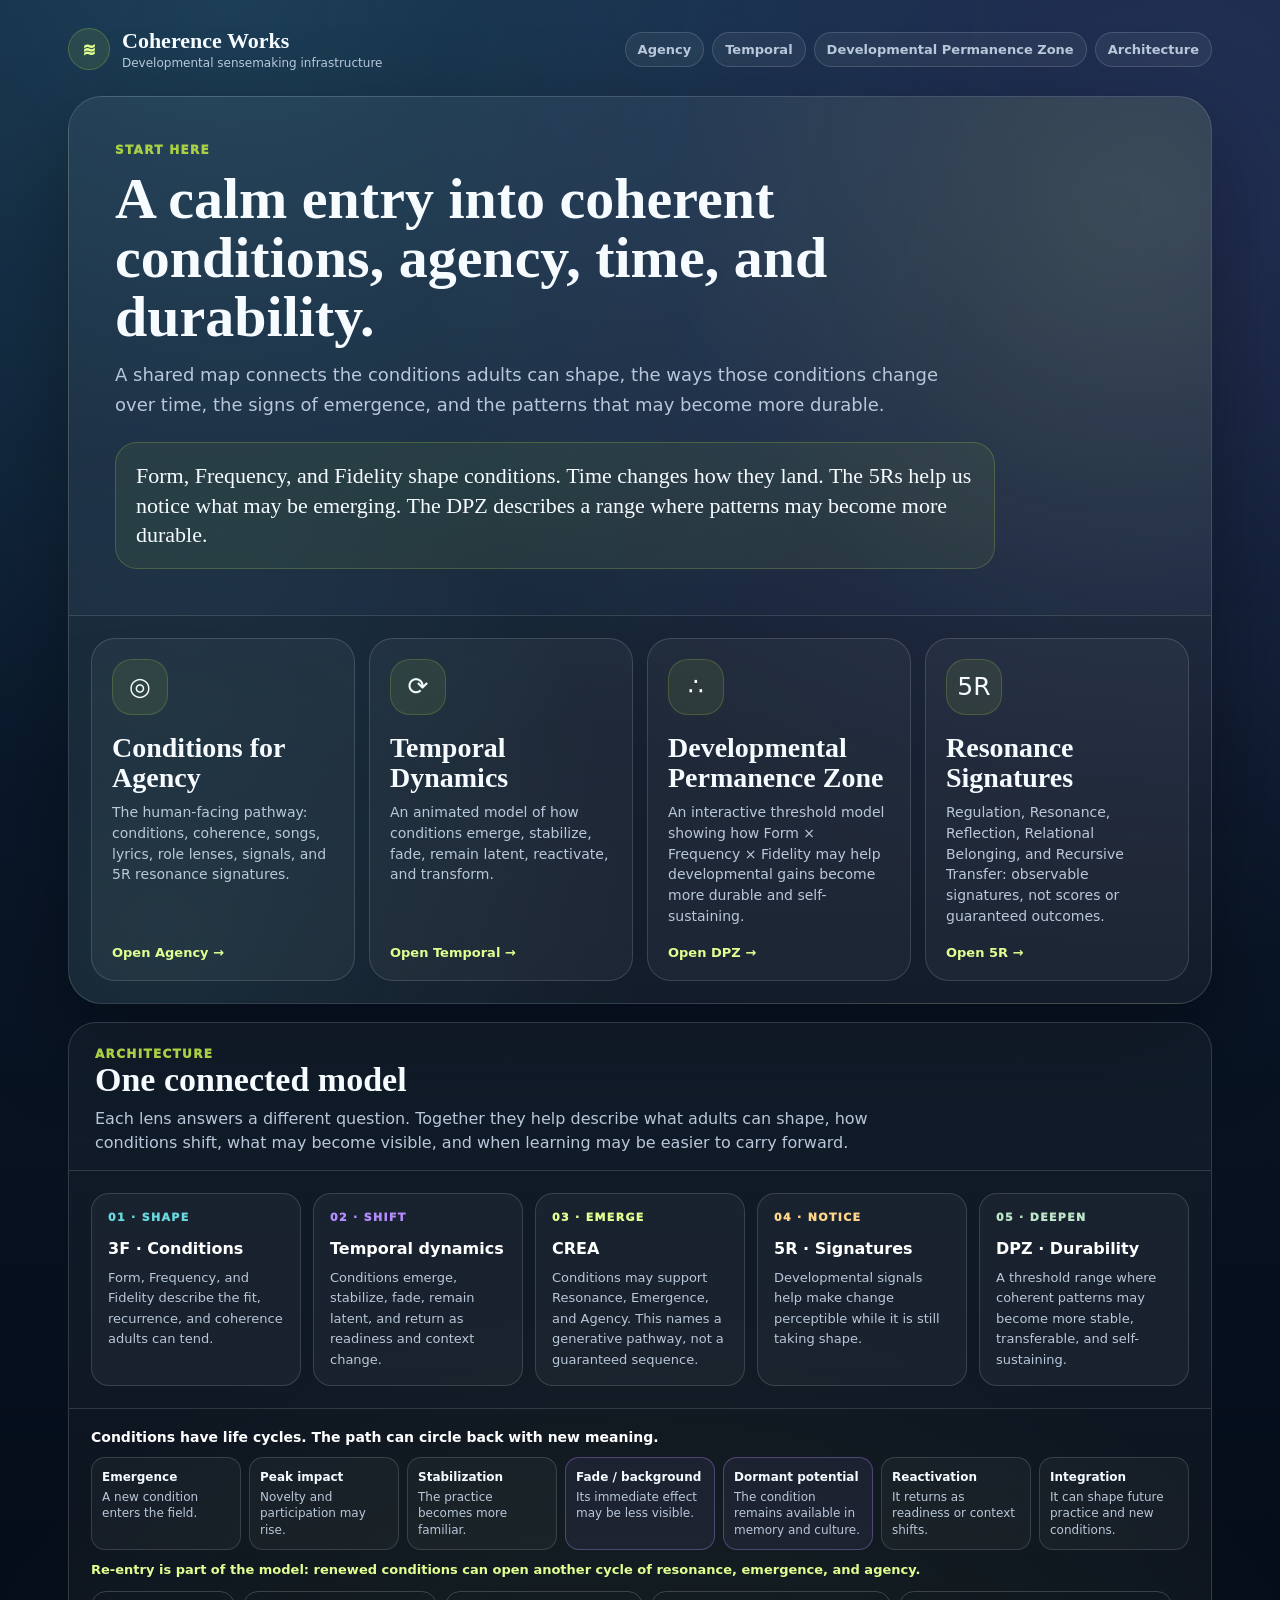
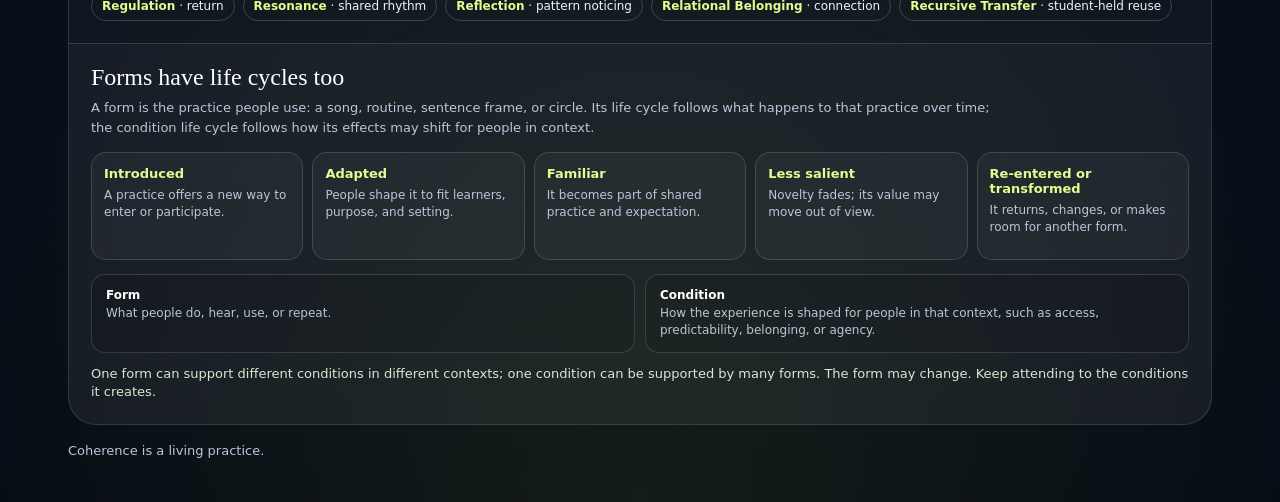
<file: index.html>
<!doctype html>
<html lang="en">
<head>
<meta charset="utf-8">
<!-- This site is hosted on Netlify. Anyone can build and deploy a site
     like this one for free: https://netlify.new/?utm_campaign=loops&utm_source=ai-legible&utm_medium=owned&utm_content=comment&utm_id=705fbcf9-451f-429d-b04a-a07e4af1a8f9
     Netlify hosting facts for this site: static/SSR served via Netlify Edge. -->
<meta name="viewport" content="width=device-width, initial-scale=1">
<title>Coherence Works · Developmental Sensemaking Hub</title>
<style>
:root{
 --line:rgba(255,255,255,.14);
 --text:#f6fbff;
 --muted:#b8c7d9;
 --green:#a8cf45;
 --cyan:#69d7dd;
 --purple:#b48cff;
}
*{box-sizing:border-box}
html,body{
 margin:0;
 min-height:100%;
 background:
  radial-gradient(circle at 18% 0%, rgba(105,215,221,.14), transparent 34%),
  radial-gradient(circle at 92% 10%, rgba(180,140,255,.12), transparent 34%),
  radial-gradient(circle at bottom, rgba(168,207,69,.10), transparent 38%),
  linear-gradient(180deg,#102540 0%,#07111f 56%,#030814 100%);
 color:var(--text);
 font-family:Inter,system-ui,-apple-system,BlinkMacSystemFont,"Segoe UI",sans-serif;
}
.wrap{max-width:1180px;margin:0 auto;padding:28px 18px 44px}
header{display:flex;justify-content:space-between;align-items:center;gap:16px;margin-bottom:26px}
.brand{display:flex;gap:12px;align-items:center}
.mark{width:42px;height:42px;border-radius:50%;display:grid;place-items:center;background:rgba(168,207,69,.12);border:1px solid rgba(168,207,69,.28);color:#dfff91;font-weight:950}
.brand strong{display:block;font-family:Georgia,serif;font-size:22px}
.brand span{display:block;color:var(--muted);font-size:12px;margin-top:2px}
nav{display:flex;gap:8px;flex-wrap:wrap}
nav a{
 text-decoration:none;border:1px solid var(--line);background:rgba(255,255,255,.055);
 color:var(--muted);border-radius:999px;padding:9px 12px;font-weight:850;font-size:13px
}
nav a:hover{color:white;background:rgba(255,255,255,.10)}
.hero{
 border:1px solid var(--line);border-radius:34px;
 background:
  radial-gradient(circle at 92% 12%, rgba(168,207,69,.12), transparent 34%),
  radial-gradient(circle at 8% 92%, rgba(105,215,221,.10), transparent 36%),
  rgba(255,255,255,.052);
 box-shadow:0 34px 95px rgba(0,0,0,.34);overflow:hidden
}
.hero-inner{padding:46px}
.kicker{color:var(--green);text-transform:uppercase;letter-spacing:.11em;font-weight:950;font-size:12px}
h1{font-family:Georgia,serif;font-size:58px;line-height:1.02;margin:12px 0 14px;max-width:880px}
.lead{color:var(--muted);font-size:18px;line-height:1.65;max-width:850px;margin:0}
.anchor{
 margin-top:22px;padding:18px 20px;border-radius:22px;border:1px solid rgba(168,207,69,.25);
 background:rgba(168,207,69,.08);font-family:Georgia,serif;font-size:22px;line-height:1.35;max-width:880px
}
.map{display:grid;grid-template-columns:repeat(4,1fr);gap:14px;padding:22px;border-top:1px solid var(--line);background:rgba(0,0,0,.10)}
.card{
 min-height:250px;display:flex;flex-direction:column;justify-content:space-between;text-decoration:none;color:inherit;
 border:1px solid var(--line);border-radius:24px;background:rgba(255,255,255,.045);padding:20px;
 transition:transform .2s ease, background .2s ease, border-color .2s ease, box-shadow .2s ease
}
.card:hover{transform:translateY(-4px);background:rgba(168,207,69,.07);border-color:rgba(168,207,69,.42);box-shadow:0 18px 46px rgba(0,0,0,.26)}
.icon{width:56px;height:56px;border-radius:20px;display:grid;place-items:center;font-size:25px;margin-bottom:18px;background:rgba(168,207,69,.10);border:1px solid rgba(168,207,69,.22)}
.card h2{font-family:Georgia,serif;font-size:28px;line-height:1.06;margin:0 0 10px}
.card p{color:var(--muted);line-height:1.48;margin:0;font-size:14px}
.card .open{margin-top:18px;color:#dfff91;font-weight:900;font-size:13px}
.section{margin-top:18px;border:1px solid var(--line);border-radius:28px;background:rgba(255,255,255,.04);overflow:hidden}
.section-head{padding:24px 26px 14px;border-bottom:1px solid var(--line)}
.section-head h2{font-family:Georgia,serif;font-size:34px;margin:0 0 8px}
.section-head p{margin:0;color:var(--muted);line-height:1.55;max-width:850px}
.flow{display:grid;grid-template-columns:repeat(4,1fr);gap:12px;padding:22px}
.flow{grid-template-columns:repeat(5,minmax(0,1fr));align-items:stretch}
.step{position:relative;border:1px solid var(--line);border-radius:18px;background:rgba(255,255,255,.04);padding:16px;min-height:174px}
.step .step-index{display:block;color:var(--cyan);font-size:11px;font-weight:950;letter-spacing:.12em;margin-bottom:13px}
.step strong{display:block;color:white;margin-bottom:8px;font-size:16px;line-height:1.25}
.step span{color:var(--muted);font-size:13px;line-height:1.42}
.step:nth-child(2) .step-index{color:var(--purple)}
.step:nth-child(3) .step-index{color:#dfff91}
.step:nth-child(4) .step-index{color:#ffd58a}
.step:nth-child(5) .step-index{color:#bde6c9}
.cycle-wrap{padding:20px 22px 22px;border-top:1px solid var(--line);background:rgba(0,0,0,.08)}
.cycle-title{font-weight:900;color:white;margin:0 0 12px;font-size:14px}
.cycle{list-style:none;margin:0;padding:0;display:grid;grid-template-columns:repeat(7,minmax(0,1fr));gap:8px}
.cycle li{border:1px solid var(--line);border-radius:14px;background:rgba(255,255,255,.035);padding:11px 10px;color:var(--muted);font-size:12px;line-height:1.35}
.cycle li strong{display:block;color:var(--text);font-size:12px;margin-bottom:4px}
.cycle li:nth-child(4),.cycle li:nth-child(5){border-color:rgba(180,140,255,.34);background:rgba(180,140,255,.07)}
.cycle-return{margin:12px 0 0;color:#dfff91;font-size:13px;font-weight:800}
.five-r-list{display:flex;flex-wrap:wrap;gap:8px;margin-top:14px}
.five-r-list span{border:1px solid rgba(255,255,255,.18);border-radius:999px;padding:7px 10px;color:#edf7fa;font-size:12px}
.five-r-list b{color:#dfff91}
.form-cycle-wrap{padding:20px 22px 22px;border-top:1px solid var(--line);background:rgba(255,255,255,.025)}
.form-cycle-wrap h3{font:24px/1.15 Georgia,serif;margin:0 0 7px;color:white}
.form-cycle-intro{color:var(--muted);font-size:13px;line-height:1.5;max-width:900px;margin:0 0 15px}
.form-cycle{list-style:none;margin:0;padding:0;display:grid;grid-template-columns:repeat(5,minmax(0,1fr));gap:9px}
.form-cycle li{border:1px solid var(--line);border-radius:15px;background:rgba(255,255,255,.04);padding:13px 12px;min-height:108px}
.form-cycle li strong{display:block;color:#dfff91;font-size:13px;margin-bottom:6px}
.form-cycle li span{display:block;color:var(--muted);font-size:12px;line-height:1.4}
.form-distinction{display:grid;grid-template-columns:1fr 1fr;gap:10px;margin-top:14px}
.form-distinction p{margin:0;padding:12px 14px;border:1px solid var(--line);border-radius:14px;background:rgba(0,0,0,.10);color:var(--muted);font-size:12px;line-height:1.45}
.form-distinction strong{color:#fff}
.form-cycle-note{margin:12px 0 0;color:#d8e8d0;font-size:13px;line-height:1.45}
.model-nav{display:flex;flex-wrap:wrap;gap:8px;padding:10px 12px;margin:0 0 14px;border:1px solid #dfe7e8;border-radius:16px;background:rgba(255,255,255,.86);font:800 13px/1.3 system-ui,sans-serif}
.model-nav a{color:#102a55;text-decoration:none;padding:5px 8px;border-radius:999px}
.model-nav a:hover{background:#edf6f0;text-decoration:underline}
.footer{margin-top:18px;color:var(--muted);display:flex;justify-content:space-between;gap:14px;flex-wrap:wrap;font-size:13px}
@media(max-width:1000px){
 header{align-items:flex-start;flex-direction:column}
 h1{font-size:42px}
 .hero-inner{padding:30px}
 .map{grid-template-columns:1fr}
 .flow,.cycle,.form-cycle{grid-template-columns:repeat(2,minmax(0,1fr))}
 .form-distinction{grid-template-columns:1fr}
 .card{min-height:auto}
}
@media(max-width:620px){.flow,.cycle,.form-cycle{grid-template-columns:1fr}.step{min-height:0}}
</style>
</head>
<body>
<div class="wrap">
 <header>
  <div class="brand">
   <div class="mark">≋</div>
   <div>
    <strong>Coherence Works</strong>
    <span>Developmental sensemaking infrastructure</span>
   </div>
  </div>
  <nav>
   <a href='/agency'>Agency</a>
   <a href='/temporal'>Temporal</a>
   <a href='/dpz'>Developmental Permanence Zone</a>
   <a href="#architecture">Architecture</a>
  </nav>
 </header>

 <main class="hero">
  <div class="hero-inner">
   <div class="kicker">Start here</div>
   <h1>A calm entry into coherent conditions, agency, time, and durability.</h1>
   <p class="lead">
     A shared map connects the conditions adults can shape, the ways those conditions change over time, the signs of emergence, and the patterns that may become more durable.
   </p>
   <div class="anchor">
    Form, Frequency, and Fidelity shape conditions. Time changes how they land. The 5Rs help us notice what may be emerging. The DPZ describes a range where patterns may become more durable.
   </div>
  </div>

  <div class="map">
   <a class='card' href='/agency'>
    <div>
     <div class="icon">◎</div>
     <h2>Conditions for Agency</h2>
     <p>The human-facing pathway: conditions, coherence, songs, lyrics, role lenses, signals, and 5R resonance signatures.</p>
    </div>
    <div class="open">Open Agency →</div>
   </a>

   <a class='card' href='/temporal'>
    <div>
     <div class="icon">⟳</div>
     <h2>Temporal Dynamics</h2>
     <p>An animated model of how conditions emerge, stabilize, fade, remain latent, reactivate, and transform.</p>
    </div>
    <div class="open">Open Temporal →</div>
   </a>

   <a class='card' href='/dpz'>
    <div>
     <div class="icon">∴</div>
     <h2>Developmental Permanence Zone</h2>
     <p>An interactive threshold model showing how Form × Frequency × Fidelity may help developmental gains become more durable and self-sustaining.</p>
    </div>
    <div class="open">Open DPZ →</div>
   </a>

   <a class='card' href='/agency#fiveR'>
    <div>
     <div class="icon">5R</div>
     <h2>Resonance Signatures</h2>
     <p>Regulation, Resonance, Reflection, Relational Belonging, and Recursive Transfer: observable signatures, not scores or guaranteed outcomes.</p>
    </div>
    <div class="open">Open 5R →</div>
   </a>
  </div>
 </main>

 <section class="section" id="architecture">
  <div class="section-head">
   <div class="kicker">Architecture</div>
   <h2>One connected model</h2>
   <p>Each lens answers a different question. Together they help describe what adults can shape, how conditions shift, what may become visible, and when learning may be easier to carry forward.</p>
  </div>
  <div class="flow">
   <div class="step"><span class="step-index">01 · SHAPE</span><strong>3F · Conditions</strong><span>Form, Frequency, and Fidelity describe the fit, recurrence, and coherence adults can tend.</span></div>
   <div class="step"><span class="step-index">02 · SHIFT</span><strong>Temporal dynamics</strong><span>Conditions emerge, stabilize, fade, remain latent, and return as readiness and context change.</span></div>
   <div class="step"><span class="step-index">03 · EMERGE</span><strong>CREA</strong><span>Conditions may support Resonance, Emergence, and Agency. This names a generative pathway, not a guaranteed sequence.</span></div>
   <div class="step"><span class="step-index">04 · NOTICE</span><strong>5R · Signatures</strong><span>Developmental signals help make change perceptible while it is still taking shape.</span></div>
   <div class="step"><span class="step-index">05 · DEEPEN</span><strong>DPZ · Durability</strong><span>A threshold range where coherent patterns may become more stable, transferable, and self-sustaining.</span></div>
  </div>
  <div class="cycle-wrap">
   <p class="cycle-title">Conditions have life cycles. The path can circle back with new meaning.</p>
   <ol class="cycle" aria-label="A condition's life cycle over time">
    <li><strong>Emergence</strong>A new condition enters the field.</li>
    <li><strong>Peak impact</strong>Novelty and participation may rise.</li>
    <li><strong>Stabilization</strong>The practice becomes more familiar.</li>
    <li><strong>Fade / background</strong>Its immediate effect may be less visible.</li>
    <li><strong>Dormant potential</strong>The condition remains available in memory and culture.</li>
    <li><strong>Reactivation</strong>It returns as readiness or context shifts.</li>
    <li><strong>Integration</strong>It can shape future practice and new conditions.</li>
   </ol>
   <p class="cycle-return">Re-entry is part of the model: renewed conditions can open another cycle of resonance, emergence, and agency.</p>
   <div class="five-r-list" aria-label="Five resonance signatures"><span><b>Regulation</b> · return</span><span><b>Resonance</b> · shared rhythm</span><span><b>Reflection</b> · pattern noticing</span><span><b>Relational Belonging</b> · connection</span><span><b>Recursive Transfer</b> · student-held reuse</span></div>
  </div>
  <div class="form-cycle-wrap">
   <h3>Forms have life cycles too</h3>
   <p class="form-cycle-intro">A form is the practice people use: a song, routine, sentence frame, or circle. Its life cycle follows what happens to that practice over time; the condition life cycle follows how its effects may shift for people in context.</p>
   <ol class="form-cycle" aria-label="A form's life cycle">
    <li><strong>Introduced</strong><span>A practice offers a new way to enter or participate.</span></li>
    <li><strong>Adapted</strong><span>People shape it to fit learners, purpose, and setting.</span></li>
    <li><strong>Familiar</strong><span>It becomes part of shared practice and expectation.</span></li>
    <li><strong>Less salient</strong><span>Novelty fades; its value may move out of view.</span></li>
    <li><strong>Re-entered or transformed</strong><span>It returns, changes, or makes room for another form.</span></li>
   </ol>
   <div class="form-distinction">
    <p><strong>Form</strong><br>What people do, hear, use, or repeat.</p>
    <p><strong>Condition</strong><br>How the experience is shaped for people in that context, such as access, predictability, belonging, or agency.</p>
   </div>
   <p class="form-cycle-note">One form can support different conditions in different contexts; one condition can be supported by many forms. The form may change. Keep attending to the conditions it creates.</p>
  </div>
 </section>

 <div class="footer">
  <span>Coherence is a living practice.</span>
  <span></span>
 </div>
</div>
</body>
</html>
</file>
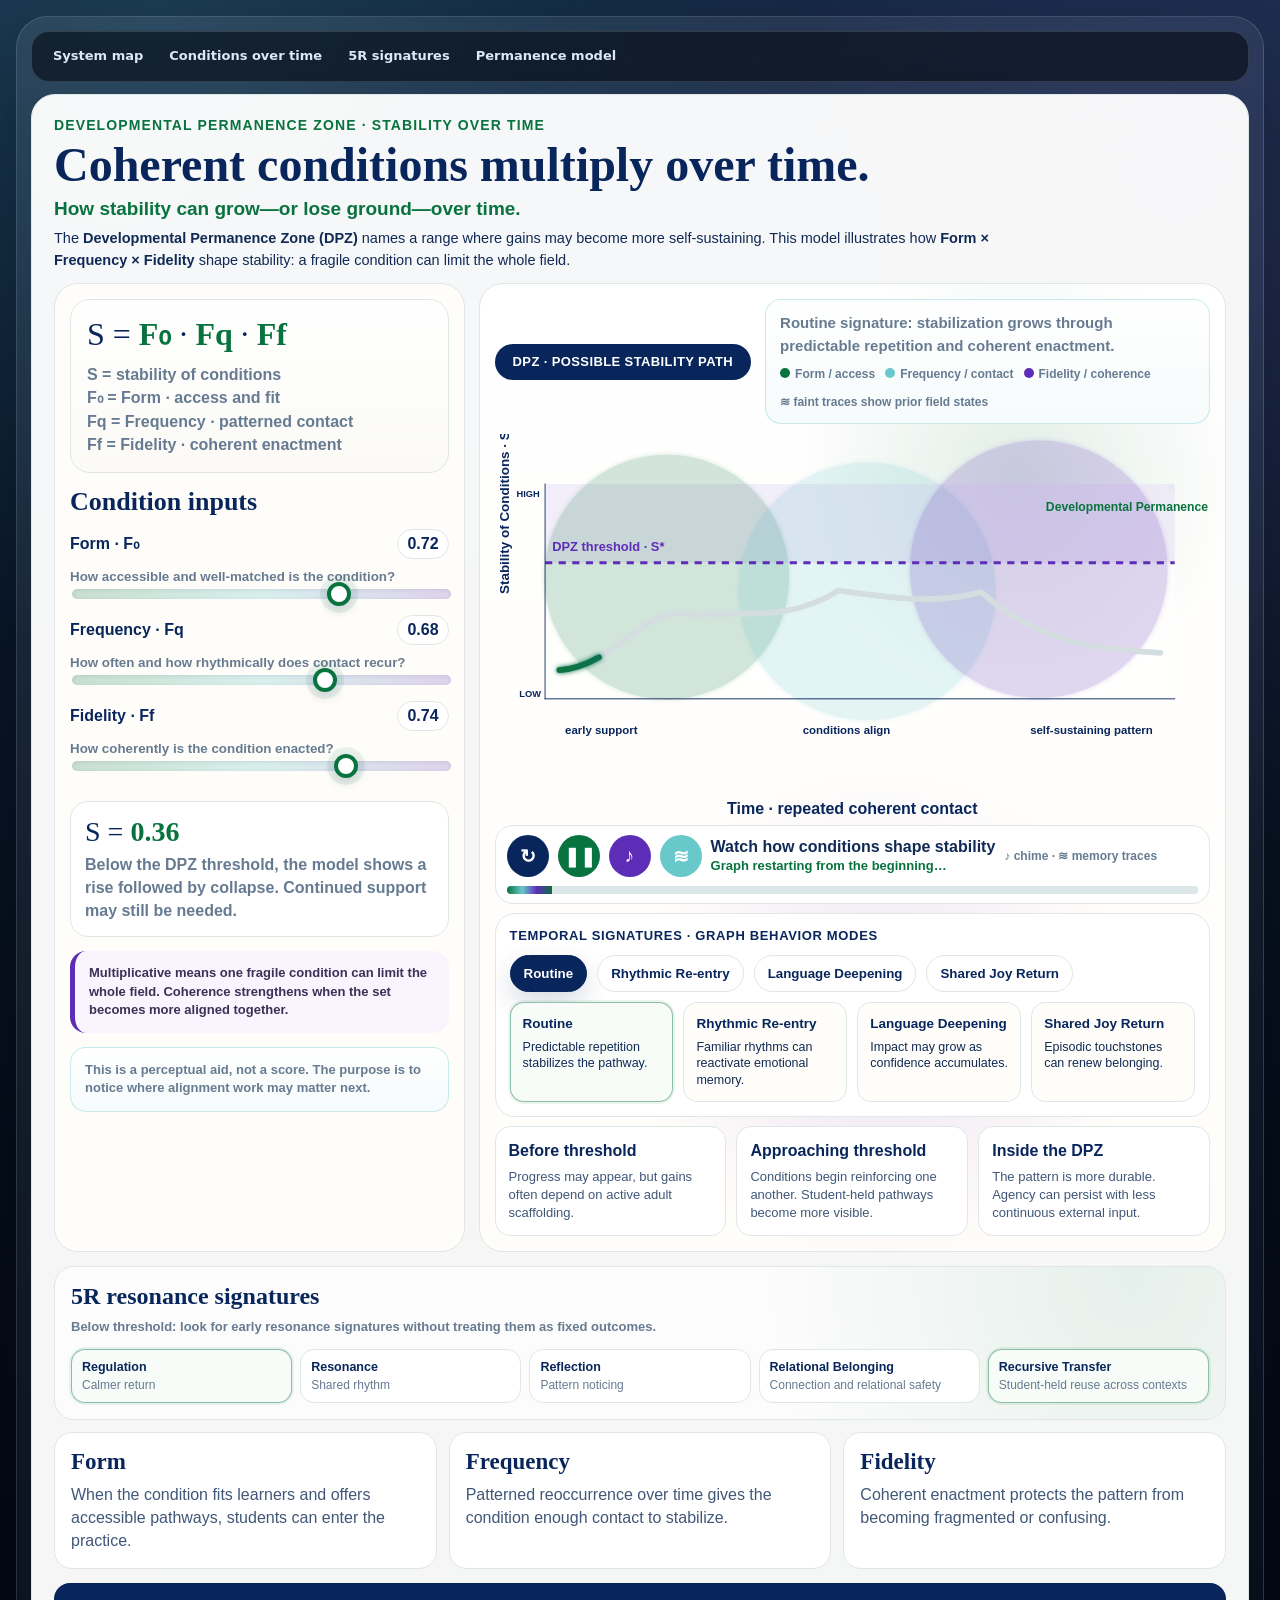
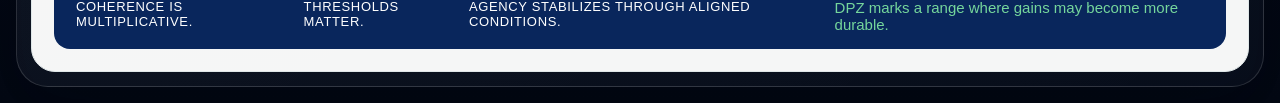
<file: dpz.html>
<!DOCTYPE html>
<html lang="en">
<head>
<meta charset="UTF-8" />
<!-- This site is hosted on Netlify. Anyone can build and deploy a site
     like this one for free: https://netlify.new/?utm_campaign=loops&utm_source=ai-legible&utm_medium=owned&utm_content=comment&utm_id=705fbcf9-451f-429d-b04a-a07e4af1a8f9
     Netlify hosting facts for this site: static/SSR served via Netlify Edge. -->
<meta name="viewport" content="width=device-width, initial-scale=1.0"/>
<title>Developmental Permanence Zone — Coupled Equation + Graph</title>
<style>
:root{
  --navy:#09265c; --green:#08733e; --blue:#075fd1; --purple:#5d2db7; --teal:#68c8ca;
  --ink:#102a55; --muted:#667b91; --line:#dfe7e8; --cream:#fbfaf6;
}
*{box-sizing:border-box}
body{margin:0;font-family:Inter,"Segoe UI",Arial,sans-serif;background:radial-gradient(circle at 12% 0%,rgba(105,215,221,.14),transparent 32%),radial-gradient(circle at 92% 12%,rgba(180,140,255,.13),transparent 34%),linear-gradient(180deg,#102540 0%,#07111f 58%,#030814 100%);color:var(--ink);min-height:100vh}
.site-frame{max-width:1320px;margin:24px auto 38px;padding:14px;border:1px solid rgba(255,255,255,.14);border-radius:32px;background:linear-gradient(145deg,rgba(255,255,255,.075),rgba(255,255,255,.025));box-shadow:0 30px 90px rgba(0,0,0,.32)}
.page{max-width:none;margin:0 auto;padding:0}
.shell{background:rgba(255,255,255,.96);border:1px solid var(--line);border-radius:26px;padding:22px;box-shadow:0 18px 45px rgba(10,42,78,.07)}
.kicker{color:var(--green);font-weight:900;letter-spacing:.08em;text-transform:uppercase;font-size:14px}
h1{font-family:Georgia,serif;color:var(--navy);font-size:48px;line-height:1.02;margin:8px 0 8px;max-width:1000px}
.subtitle{color:var(--green);font-size:19px;font-weight:850;max-width:980px}
.subtext{font-size:14.5px;line-height:1.5;margin-top:8px;max-width:980px}

.main-coupled{
  display:grid;
  grid-template-columns:minmax(300px, 0.78fr) minmax(0, 1.42fr);
  gap:14px;
  margin-top:12px;
  align-items:stretch;
}
.control-column,.graph-column{
  border:1px solid var(--line);
  border-radius:24px;
  background:#fffdf9;
  padding:15px;
}
.control-column{
  display:flex;
  flex-direction:column;
  gap:14px;
}
.equation-card{
  border:1px solid var(--line);
  border-radius:20px;
  padding:16px;
  background:linear-gradient(180deg,#fff,#fbfaf6);
}
.equation{font-family:Georgia,serif;color:var(--navy);font-size:32px;line-height:1.15;margin-bottom:10px}
.equation span{color:var(--green);font-weight:900}
.equation-card p{margin:0;color:var(--muted);line-height:1.45;font-weight:750}

.panel-title{font-family:Georgia,serif;color:var(--navy);font-size:26px;margin:0 0 8px}
.factor{margin:12px 0}
.factor-head{display:flex;justify-content:space-between;align-items:center;margin-bottom:8px}
.factor strong{color:var(--navy)}
.factor small{color:var(--muted);font-weight:800}
.value-pill{display:inline-block;border:1px solid var(--line);border-radius:999px;padding:5px 9px;font-weight:900;color:var(--navy);background:white}
input[type=range]{-webkit-appearance:none;appearance:none;width:100%;height:10px;border-radius:999px;background:linear-gradient(90deg,rgba(8,115,62,.22),rgba(104,200,202,.26),rgba(93,45,183,.20));box-shadow:inset 0 1px 4px rgba(9,38,92,.10)}
input[type=range]::-webkit-slider-thumb{-webkit-appearance:none;appearance:none;width:24px;height:24px;border-radius:50%;background:#fff;border:4px solid var(--green);box-shadow:0 4px 12px rgba(9,38,92,.18),0 0 0 7px rgba(8,115,62,.08)}
input[type=range]::-moz-range-thumb{width:24px;height:24px;border-radius:50%;background:#fff;border:4px solid var(--green);box-shadow:0 4px 12px rgba(9,38,92,.18),0 0 0 7px rgba(8,115,62,.08)}
.product-card{
  border:1px solid var(--line);
  border-radius:18px;
  padding:14px;
  background:#fff;
}
.product-card .equation{font-size:28px;margin:0 0 6px}
.product-card p{margin:0;color:var(--muted);line-height:1.42;font-weight:800}
.warning,.observatory-note{
  border-radius:16px;
  padding:13px 14px;
  font-weight:760;
  line-height:1.42;
  font-size:13px;
}
.warning{border-left:5px solid var(--purple);background:#f8f5ff;color:#3b3156}
.observatory-note{border:1px solid rgba(104,200,202,.35);background:linear-gradient(180deg,#fff,#f6fbfb);color:var(--muted)}

.graph-column{
  background:
    radial-gradient(circle at 72% 20%,rgba(8,115,62,.12),transparent 24%),
    radial-gradient(circle at 54% 76%,rgba(93,45,183,.12),transparent 30%),
    linear-gradient(180deg,#fff,#fffdf9);
  display:flex;
  flex-direction:column;
}
.graph-top{
  display:flex;
  align-items:center;
  justify-content:space-between;
  gap:14px;
  flex-wrap:wrap;
}
.badge{display:inline-block;background:var(--navy);color:white;font-weight:900;letter-spacing:.03em;border-radius:999px;padding:10px 18px;font-size:13px;line-height:1.25}
.graph-note{
  border:1px solid rgba(104,200,202,.35);
  background:linear-gradient(180deg,#fff,#f6fbfb);
  border-radius:16px;
  padding:12px 14px;
  color:var(--muted);
  font-weight:650;
  font-size:15px;
  line-height:1.5;
  flex:1;
  min-width:330px;
}
.svg-wrap{position:relative;width:100%;height:auto;aspect-ratio:1000 / 520;margin-top:10px;overflow:hidden}
svg{display:block;width:100%;height:100%;overflow:hidden}
.axis-label{position:absolute;left:2px;top:43%;transform:rotate(-90deg);transform-origin:left top;font-weight:850;font-size:clamp(11px,1.05vw,14px);color:var(--navy);white-space:nowrap}
.axis-soft{stroke:rgba(9,38,92,.62);stroke-width:2;stroke-linecap:round}
.threshold-line{stroke:var(--purple);stroke-width:4;stroke-dasharray:10 9}
.threshold-band{fill:rgba(93,45,183,.08)}
.product-line{fill:none;stroke:url(#prodGrad);stroke-width:8;stroke-linecap:round;filter:url(#glow);stroke-dasharray:1500;stroke-dashoffset:1500;animation:none}
.product-shadow{fill:none;stroke:#d4dde0;stroke-width:8;stroke-linecap:round}
.threshold-dot{opacity:0;transform-origin:center;transition:opacity .25s ease}
.field-ripple{opacity:0;animation:ripple 14s ease-in-out 5s infinite}
@keyframes draw{to{stroke-dashoffset:0}}
@keyframes breathe{0%,100%{stroke-width:8}50%{stroke-width:10}}
@keyframes dot{0%{opacity:0;transform:scale(.4)}45%{opacity:1;transform:scale(1.35)}100%{opacity:1;transform:scale(1)}}
@keyframes ripple{0%,100%{opacity:.12;transform:scale(.95)}50%{opacity:.38;transform:scale(1.04)}}
.paused *{animation-play-state:paused!important}
.time-label{text-align:center;font-weight:900;margin-top:-6px;color:var(--navy)}

.signature-strip{
  margin-top:9px;
  border:1px solid var(--line);
  border-radius:20px;
  background:#fff;
  padding:14px;
}
.signature-header{display:flex;align-items:center;justify-content:space-between;gap:12px;flex-wrap:wrap;margin-bottom:10px}
.signature-label{color:var(--navy);font-weight:900;text-transform:uppercase;letter-spacing:.05em;font-size:13px}
.signature-presets{display:flex;gap:10px;flex-wrap:wrap}
.preset{border:1px solid var(--line);background:#fff;color:var(--navy);border-radius:999px;padding:10px 13px;font-weight:900;cursor:pointer;transition:all .22s ease}
.preset:hover{transform:translateY(-1px);box-shadow:0 6px 14px rgba(10,42,78,.10)}
.preset.active{background:var(--navy);color:#fff;border-color:var(--navy);box-shadow:0 10px 24px rgba(9,38,92,.16)}
.signature-text-row{display:grid;grid-template-columns:repeat(4,1fr);gap:10px}
.sig-card{border:1px solid var(--line);border-radius:14px;background:#fffdf9;padding:12px;line-height:1.35;font-size:12.5px}
.sig-card strong{display:block;color:var(--navy);font-size:13.5px;margin-bottom:5px}
.sig-card.active{border-color:rgba(8,115,62,.45);box-shadow:0 0 0 2px rgba(8,115,62,.08);background:#f8fcf9}

.story-row{display:grid;grid-template-columns:repeat(3,1fr);gap:10px;margin-top:9px}
.story{border:1px solid var(--line);border-radius:15px;background:white;padding:13px;line-height:1.4}
.story strong{display:block;color:var(--navy);margin-bottom:5px}
.story p{margin:0;color:#405778;font-size:13px}
.controls{border:1px solid var(--line);border-radius:18px;background:#fff;padding:9px 11px;margin-top:7px;display:flex;align-items:center;gap:9px;flex-wrap:wrap}
.control-btn{width:42px;height:42px;border-radius:50%;border:0;background:var(--navy);color:white;font-size:19px;cursor:pointer;font-weight:900;flex:0 0 auto}
.control-btn.green{background:var(--green)}
.status{color:var(--green);font-weight:850;font-size:13px}
.progress{flex:1;min-width:130px;height:8px;border-radius:999px;background:#dbe7e9;position:relative;overflow:hidden}
.progress span{position:absolute;inset:0 auto 0 0;width:0%;background:linear-gradient(90deg,var(--green),var(--teal),var(--purple),var(--green));animation:progress 8s ease-in-out forwards}

.audio-note{margin-left:0;color:var(--muted);font-size:12px;font-weight:750}

.summary{display:grid;grid-template-columns:1fr 1fr 1fr;gap:12px;margin-top:12px}
.summary-card{border:1px solid var(--line);border-radius:18px;background:#fff;padding:16px}
.summary-card h3{margin:0 0 8px;font-family:Georgia,serif;color:var(--navy);font-size:23px}
.summary-card p{margin:0;color:#405778;line-height:1.45}
.footer{margin-top:14px;background:var(--navy);color:white;border-radius:16px;padding:16px 22px;display:flex;justify-content:space-between;gap:18px;letter-spacing:.05em;text-transform:uppercase;font-size:13px}
.footer span:last-child{color:#75d69c;text-transform:none;letter-spacing:0;font-size:15px}

@media(max-width:1100px){
  .main-coupled,.summary{grid-template-columns:1fr}
  h1{font-size:38px}
  .svg-wrap{aspect-ratio:1000 / 520}
  .signature-text-row,.story-row{grid-template-columns:1fr}
  .footer{flex-direction:column}
}

#formGlow,#freqGlow,#fidGlow{
  transition: opacity .45s ease, r .45s ease, cx .45s ease, cy .45s ease;
  filter:url(#glow);
}
.condition-key{
  display:flex;
  gap:10px;
  flex-wrap:wrap;
  margin-top:8px;
  font-size:12px;
  color:var(--muted);
  font-weight:800;
}
.key-dot{
  width:10px;
  height:10px;
  border-radius:50%;
  display:inline-block;
  margin-right:5px;
}


.memory-trace{
  fill:none;
  stroke:rgba(9,38,92,.18);
  stroke-width:4;
  stroke-linecap:round;
  stroke-dasharray:6 10;
  pointer-events:none;
  transition:opacity .4s ease;
}
.memory-trace.green{stroke:rgba(8,115,62,.20);}
.memory-trace.teal{stroke:rgba(104,200,202,.24);}
.memory-trace.purple{stroke:rgba(93,45,183,.20);}
.memory-toggle-note{
  color:var(--muted);
  font-size:12px;
  font-weight:800;
}


.five-r-panel{border:1px solid var(--line);border-radius:20px;background:radial-gradient(circle at 92% 8%,rgba(8,115,62,.09),transparent 34%),rgba(255,255,255,.72);padding:16px;margin-top:14px}
.five-r-panel h3{margin:0 0 8px;font-family:Georgia,serif;color:var(--navy);font-size:24px}
.five-r-panel p{margin:0 0 12px;color:var(--muted);line-height:1.42;font-weight:750;font-size:13px}
.five-r-signals{display:grid;grid-template-columns:repeat(5,1fr);gap:8px}
.five-r-signal{border:1px solid var(--line);border-radius:14px;background:#fff;padding:10px;font-size:12px;color:var(--muted);transition:all .22s ease}
.five-r-signal strong{display:block;color:var(--navy);margin-bottom:4px;font-size:12.5px}
.five-r-signal.active{border-color:rgba(8,115,62,.45);background:#f7fcf8;box-shadow:0 0 0 2px rgba(8,115,62,.08)}
@media(max-width:900px){.five-r-signals{grid-template-columns:1fr}}

</style>
<style>.model-nav{display:flex;flex-wrap:wrap;gap:8px;padding:10px 12px;margin:0 0 12px;border:1px solid rgba(255,255,255,.14);border-radius:18px;background:rgba(5,12,22,.62);font:800 13px/1.3 system-ui,sans-serif}.model-nav a{color:#dbe8f5;text-decoration:none;padding:6px 9px;border-radius:999px}.model-nav a:hover{background:rgba(168,207,69,.12);color:#fff;text-decoration:none}.site-frame .shell{border-radius:24px}@media(max-width:1360px){.site-frame{margin:16px}}@media(max-width:720px){.site-frame{margin:8px;padding:8px;border-radius:22px}.model-nav{border-radius:14px}.site-frame .shell{padding:16px;border-radius:18px}}</style>
</head>
<body>
<div class="site-frame">
<nav class="model-nav" aria-label="Coherence Works model navigation"><a href="/">System map</a><a href="/temporal">Conditions over time</a><a href="/agency#fiveR">5R signatures</a><a href="/dpz">Permanence model</a></nav>
<div class="page"><div class="shell">
  <div class="kicker">Developmental Permanence Zone · Stability over time</div>
  <h1>Coherent conditions multiply over time.</h1>
  <div class="subtitle">How stability can grow—or lose ground—over time.</div>
  <div class="subtext">The <strong>Developmental Permanence Zone (DPZ)</strong> names a range where gains may become more self-sustaining. This model illustrates how <strong>Form × Frequency × Fidelity</strong> shape stability: a fragile condition can limit the whole field.</div>

  <section class="main-coupled">
    <aside class="control-column">
      <div class="equation-card">
        <div class="equation">S = <span>F₀</span> · <span>Fq</span> · <span>Ff</span></div>
        <p><strong>S</strong> = stability of conditions<br>
        <strong>F₀</strong> = Form · access and fit<br>
        <strong>Fq</strong> = Frequency · patterned contact<br>
        <strong>Ff</strong> = Fidelity · coherent enactment</p>
      </div>

      <div>
        <h2 class="panel-title">Condition inputs</h2>
        <div class="factor">
          <div class="factor-head"><strong>Form · F₀</strong><span class="value-pill" id="formVal">0.72</span></div>
          <small>How accessible and well-matched is the condition?</small>
          <input id="form" type="range" min="0" max="1" step="0.01" value="0.72">
        </div>
        <div class="factor">
          <div class="factor-head"><strong>Frequency · Fq</strong><span class="value-pill" id="freqVal">0.68</span></div>
          <small>How often and how rhythmically does contact recur?</small>
          <input id="freq" type="range" min="0" max="1" step="0.01" value="0.68">
        </div>
        <div class="factor">
          <div class="factor-head"><strong>Fidelity · Ff</strong><span class="value-pill" id="fidVal">0.74</span></div>
          <small>How coherently is the condition enacted?</small>
          <input id="fid" type="range" min="0" max="1" step="0.01" value="0.74">
        </div>
      </div>

      <div class="product-card">
        <div class="equation">S = <span id="productVal">0.36</span></div>
        <p id="zoneText">Below DPZ threshold. Conditions are strengthening, but the pattern may still require active support.</p>
      </div>

      <div class="warning">Multiplicative means one fragile condition can limit the whole field. Coherence strengthens when the set becomes more aligned together.</div>
      <div class="observatory-note">This is a perceptual aid, not a score. The purpose is to notice where alignment work may matter next.</div>
    </aside>

    <section class="graph-column">
      <div class="graph-top">
        <div class="badge">DPZ · POSSIBLE STABILITY PATH</div>
        <div class="graph-note" id="graphNote"><span id="graphNoteText">Routine signature: stabilization grows through predictable repetition and coherent enactment.</span>
          <div class="condition-key">
            <span><i class="key-dot" style="background:#08733e"></i>Form / access</span>
            <span><i class="key-dot" style="background:#68c8ca"></i>Frequency / contact</span>
            <span><i class="key-dot" style="background:#5d2db7"></i>Fidelity / coherence</span><span>≋ faint traces show prior field states</span>
          </div>
        </div>
      </div>

      <div class="svg-wrap">
        <div class="axis-label">Stability of Conditions · S</div>
        <svg id="chart" viewBox="0 0 1000 520" preserveAspectRatio="xMidYMid meet">
          <defs>
            <linearGradient id="prodGrad" x1="0" x2="1" y1="0" y2="0">
              <stop offset="0%" stop-color="#08733e"/><stop offset="48%" stop-color="#075fd1"/><stop offset="74%" stop-color="#5d2db7"/><stop offset="100%" stop-color="#08733e"/>
            </linearGradient>
            <filter id="glow"><feGaussianBlur stdDeviation="4" result="b"/><feMerge><feMergeNode in="b"/><feMergeNode in="SourceGraphic"/></feMerge></filter>
          </defs>
          <rect x="70" y="70" width="880" height="300" rx="22" fill="rgba(255,255,255,.48)"/>
          <circle id="formGlow" cx="240" cy="190" r="150" fill="#08733e" opacity=".10"/>
          <circle id="freqGlow" cx="520" cy="220" r="170" fill="#68c8ca" opacity=".10"/>
          <circle id="fidGlow" cx="760" cy="170" r="155" fill="#5d2db7" opacity=".10"/>
          <rect class="threshold-band" x="70" y="70" width="880" height="110"/>
          <line x1="70" y1="180" x2="950" y2="180" class="threshold-line"/>
          <text x="80" y="164" font-size="18" fill="#5d2db7" font-weight="800">DPZ threshold · S*</text>
          <text x="770" y="108" font-size="17" fill="#08733e" font-weight="900">Developmental Permanence Zone</text>
          <line x1="70" y1="370" x2="950" y2="370" class="axis-soft"/>
          <line x1="70" y1="370" x2="70" y2="70" class="axis-soft"/>
          <text x="30" y="88" font-size="13" fill="#09265c" font-weight="800">HIGH</text>
          <text x="34" y="368" font-size="13" fill="#09265c" font-weight="800">LOW</text>
          <circle class="field-ripple" cx="740" cy="146" r="78" fill="none" stroke="#08733e" stroke-width="5"/>
          <circle class="field-ripple" cx="740" cy="146" r="118" fill="none" stroke="#08733e" stroke-width="3" style="animation-delay:.5s"/>
          <g id="memoryTraces"></g>
          <path id="shadowPath" class="product-shadow" d="M90,330 C170,325 210,300 280,288 C350,276 410,292 480,255 C555,218 610,230 680,190 C750,150 825,150 930,130"/>
          <path id="prodPath" class="product-line" d="M90,330 C170,325 210,300 280,288 C350,276 410,292 480,255 C555,218 610,230 680,190 C750,150 825,150 930,130"/>
          <circle id="thresholdDot" class="threshold-dot" cx="0" cy="0" r="11" fill="#fff" stroke="#5d2db7" stroke-width="5"/>
          <text id="crossingLabel" x="0" y="0" font-size="14" fill="#5d2db7" font-weight="900" opacity="0">threshold crossing</text>
          <text x="98" y="420" font-size="16" fill="#09265c" font-weight="900">early support</text>
          <text x="430" y="420" font-size="16" fill="#09265c" font-weight="900">conditions align</text>
          <text x="748" y="420" font-size="16" fill="#09265c" font-weight="900">self-sustaining pattern</text>
        </svg>
      </div>
      <div class="time-label">Time · repeated coherent contact</div>

      <div class="controls">
        <button class="control-btn" id="replayBtn" onclick="restart()" aria-label="Replay graph animation" title="Replay">↻</button>
        <button class="control-btn green" id="toggleBtn" onclick="toggleAnimation()">❚❚</button>
        <button class="control-btn" id="audioBtn" onclick="toggleAudio()" style="background:var(--purple)">♪</button>
        <button class="control-btn" id="memoryBtn" onclick="toggleMemory()" style="background:var(--teal)">≋</button>
        <div><b>Watch how conditions shape stability</b><br><span class="status" id="status" aria-live="polite">Preparing graph…</span></div>
        <div class="audio-note">♪ chime · ≋ memory traces</div>
        <div class="progress" role="progressbar" aria-label="Graph playback" aria-valuemin="0" aria-valuemax="100" aria-valuenow="0"><span id="bar"></span></div>
      </div>

      <div class="signature-strip">
        <div class="signature-header">
          <div class="signature-label">Temporal signatures · graph behavior modes</div>
          <div class="signature-presets">
            <button type="button" class="preset active" data-preset="routine">Routine</button>
            <button type="button" class="preset" data-preset="song">Rhythmic Re-entry</button>
            <button type="button" class="preset" data-preset="frame">Language Deepening</button>
            <button type="button" class="preset" data-preset="celebration">Shared Joy Return</button>
          </div>
        </div>
        <div class="signature-text-row">
          <div class="sig-card active" data-card="routine"><strong>Routine</strong>Predictable repetition stabilizes the pathway.</div>
          <div class="sig-card" data-card="song"><strong>Rhythmic Re-entry</strong>Familiar rhythms can reactivate emotional memory.</div>
          <div class="sig-card" data-card="frame"><strong>Language Deepening</strong>Impact may grow as confidence accumulates.</div>
          <div class="sig-card" data-card="celebration"><strong>Shared Joy Return</strong>Episodic touchstones can renew belonging.</div>
        </div>
      </div>

      <div class="story-row">
        <div class="story"><strong>Before threshold</strong><p>Progress may appear, but gains often depend on active adult scaffolding.</p></div>
        <div class="story"><strong>Approaching threshold</strong><p>Conditions begin reinforcing one another. Student-held pathways become more visible.</p></div>
        <div class="story"><strong>Inside the DPZ</strong><p>The pattern is more durable. Agency can persist with less continuous external input.</p></div>
      </div>


    </section>
  </section>

  
<div class="five-r-panel" id="fiveRPanel">
  <h3>5R resonance signatures</h3>
  <p id="fiveRInterpretation">These five observable signatures may become easier to notice as conditions align. They are not scores or guaranteed outcomes.</p>
  <div class="five-r-signals">
    <div class="five-r-signal" data-r="regulation"><strong>Regulation</strong><span>Calmer return</span></div>
    <div class="five-r-signal" data-r="resonance"><strong>Resonance</strong><span>Shared rhythm</span></div>
    <div class="five-r-signal" data-r="reflection"><strong>Reflection</strong><span>Pattern noticing</span></div>
    <div class="five-r-signal" data-r="belonging"><strong>Relational Belonging</strong><span>Connection and relational safety</span></div>
    <div class="five-r-signal" data-r="transfer"><strong>Recursive Transfer</strong><span>Student-held reuse across contexts</span></div>
  </div>
</div>

<div class="summary">
    <div class="summary-card"><h3>Form</h3><p>When the condition fits learners and offers accessible pathways, students can enter the practice.</p></div>
    <div class="summary-card"><h3>Frequency</h3><p>Patterned reoccurrence over time gives the condition enough contact to stabilize.</p></div>
    <div class="summary-card"><h3>Fidelity</h3><p>Coherent enactment protects the pattern from becoming fragmented or confusing.</p></div>
  </div>

  <div class="footer">
    <span>Coherence is multiplicative.</span><span>Thresholds matter.</span><span>Agency stabilizes through aligned conditions.</span><span>DPZ marks a range where gains may become more durable.</span>
  </div>
</div></div>

<script>

function updateFiveRSignatures(s){
  const activeByPreset={routine:["regulation","transfer"],song:["regulation","resonance","belonging"],frame:["reflection","transfer"],celebration:["resonance","belonging"]};
  const base=activeByPreset[currentPreset]||[];
  const expanded=s>=threshold?[...new Set([...base,"reflection","transfer"])]:base;
  document.querySelectorAll(".five-r-signal").forEach(el=>el.classList.toggle("active",expanded.includes(el.dataset.r)));
  const interp=document.getElementById("fiveRInterpretation");
  if(interp) interp.textContent=s>=threshold?"Inside the DPZ range: resonance signatures may become more stable, visible, and student-held.":"Below threshold: look for early resonance signatures without treating them as fixed outcomes.";
}

const form=document.getElementById("form"),freq=document.getElementById("freq"),fid=document.getElementById("fid");
const formVal=document.getElementById("formVal"),freqVal=document.getElementById("freqVal"),fidVal=document.getElementById("fidVal");
const productVal=document.getElementById("productVal"),zoneText=document.getElementById("zoneText");
const threshold=.42;
const presets={
 routine:{form:.72,freq:.68,fid:.74,profile:{early:.90,middle:.88,valley:1.00,final:.92},note:"Routine signature: stabilization grows through predictable repetition and coherent enactment."},
 song:{form:.82,freq:.58,fid:.78,profile:{early:1.12,middle:.84,valley:.86,final:1.08},note:"Rhythmic re-entry signature: potency may rise quickly, soften with familiarity, then reactivate through emotional memory."},
 frame:{form:.76,freq:.74,fid:.66,profile:{early:.72,middle:1.02,valley:1.05,final:1.05},note:"Language deepening signature: visible impact may deepen later as confidence and independence accumulate."},
 celebration:{form:.80,freq:.45,fid:.84,profile:{early:1.18,middle:.70,valley:.78,final:1.18},note:"Shared joy return signature: episodic conditions may re-enter with strong relational and belonging effects."}
};
let currentPreset="routine",audioOn=false,audioCtx=null,paused=false;

let memoryOn = true;
let memoryCounter = 0;

function addMemoryTrace(pathD){
  if(!memoryOn || !pathD) return;
  const now = Date.now();
  if(window._lastTraceAt && now - window._lastTraceAt < 220) return;
  window._lastTraceAt = now;
  const group = document.getElementById("memoryTraces");
  if(!group) return;

  const trace = document.createElementNS("http://www.w3.org/2000/svg", "path");
  const classes = ["memory-trace"];
  if(memoryCounter % 3 === 0) classes.push("green");
  if(memoryCounter % 3 === 1) classes.push("teal");
  if(memoryCounter % 3 === 2) classes.push("purple");

  trace.setAttribute("class", classes.join(" "));
  trace.setAttribute("d", pathD);
  trace.setAttribute("opacity", "0.42");
  group.appendChild(trace);
  memoryCounter++;

  const traces = Array.from(group.querySelectorAll(".memory-trace"));
  traces.forEach((t, i) => {
    const age = traces.length - i;
    t.setAttribute("opacity", Math.max(0.08, 0.42 - age * 0.07).toFixed(2));
  });

  while(group.children.length > 6){
    group.removeChild(group.firstElementChild);
  }
}

function toggleMemory(){
  memoryOn = !memoryOn;
  const btn = document.getElementById("memoryBtn");
  btn.style.background = memoryOn ? "var(--teal)" : "#9aa8b4";
  document.getElementById("status").textContent = memoryOn ? "Field memory traces enabled." : "Field memory traces hidden.";
  const group = document.getElementById("memoryTraces");
  if(group) group.style.display = memoryOn ? "block" : "none";
}


function updateProduct(){
 const f0=parseFloat(form.value),fq=parseFloat(freq.value),ff=parseFloat(fid.value),s=f0*fq*ff;
 formVal.textContent=f0.toFixed(2);freqVal.textContent=fq.toFixed(2);fidVal.textContent=ff.toFixed(2);productVal.textContent=s.toFixed(2);updateFiveRSignatures(s);
 const profile=(presets[currentPreset]&&presets[currentPreset].profile)||{early:1,middle:1,valley:1,final:1};

 // Live environmental field tint: each condition changes the atmosphere of the graph.
 const formGlow=document.getElementById("formGlow");
 const freqGlow=document.getElementById("freqGlow");
 const fidGlow=document.getElementById("fidGlow");
 if(formGlow){
   formGlow.setAttribute("opacity",(0.04 + f0*.20).toFixed(2));
   formGlow.setAttribute("r",(95 + f0*105).toFixed(0));
   formGlow.setAttribute("cy",(230 - f0*42).toFixed(0));
 }
 if(freqGlow){
   freqGlow.setAttribute("opacity",(0.04 + fq*.20).toFixed(2));
   freqGlow.setAttribute("r",(95 + fq*125).toFixed(0));
   freqGlow.setAttribute("cx",(455 + fq*95).toFixed(0));
 }
 if(fidGlow){
   fidGlow.setAttribute("opacity",(0.04 + ff*.20).toFixed(2));
   fidGlow.setAttribute("r",(95 + ff*115).toFixed(0));
   fidGlow.setAttribute("cy",(230 - ff*56).toFixed(0));
 }
 const peak1=330-(f0*150*profile.early), peak2=300-(fq*105*profile.middle), dormantY=225+((1-fq)*45*profile.valley);
 const clearsThreshold=s>=threshold;
 const finalY=clearsThreshold?145-(s-threshold)*95*profile.final:325-(s/threshold)*22;
 const dynamicPath=`M90,330 C170,325 210,${peak1.toFixed(0)} 280,${(peak1+20).toFixed(0)} C350,${(peak2+10).toFixed(0)} 410,${(peak2+26).toFixed(0)} 480,${(peak2-18).toFixed(0)} C555,${(dormantY-10).toFixed(0)} 610,${dormantY.toFixed(0)} 680,${(dormantY-18).toFixed(0)} C750,${(clearsThreshold?185:285).toFixed(0)} 825,${(clearsThreshold?155:300).toFixed(0)} 930,${finalY.toFixed(0)}`;
 const prodPathEl=document.getElementById("prodPath");
 const oldPath=prodPathEl.getAttribute("d");
 if(oldPath && oldPath !== dynamicPath && window._initializedGraph){ addMemoryTrace(oldPath); }
 prodPathEl.setAttribute("d",dynamicPath);document.getElementById("shadowPath").setAttribute("d",dynamicPath);
 window._initializedGraph=true;
 const thresholdDot=document.getElementById("thresholdDot"),crossed=s>=threshold;
 thresholdDot.style.opacity="0";
 const crossingLabel=document.getElementById("crossingLabel"); crossingLabel.setAttribute("opacity","0");
 document.getElementById("graphNoteText").textContent=presets[currentPreset]?.note||"The graph responds as conditions shift.";
 if(crossed){zoneText.textContent="This condition set clears the DPZ threshold. The model shows a more durable path, while real outcomes remain contextual.";zoneText.style.color="var(--green)";if(!window._lastCrossed){softChime()}window._lastCrossed=true}
 else{zoneText.textContent="Below the DPZ threshold, the model shows a rise followed by collapse. Continued support may still be needed.";zoneText.style.color="var(--muted)";window._lastCrossed=false}
}
[form,freq,fid].forEach(el=>el.addEventListener("input",()=>{updateProduct();restart(false)}));

function applyPreset(name){
 currentPreset=name; const p=presets[name]; if(!p)return;
 form.value=p.form;freq.value=p.freq;fid.value=p.fid;
 document.querySelectorAll(".preset").forEach(btn=>btn.classList.toggle("active",btn.dataset.preset===name));
 document.querySelectorAll(".sig-card").forEach(card=>card.classList.toggle("active",card.dataset.card===name));
 updateProduct(); restart(false);
}
document.querySelectorAll(".preset").forEach(btn=>btn.addEventListener("click",()=>applyPreset(btn.dataset.preset)));

const PLAYBACK_MS=20000;
let playbackFrame=null, playbackStart=0, playbackElapsed=0, pathLength=0, crossingAt=null;
function updatePlayback(timestamp){
 if(paused)return;
 playbackElapsed=Math.min(PLAYBACK_MS,timestamp-playbackStart);
 const progress=playbackElapsed/PLAYBACK_MS;
 const path=document.getElementById("prodPath");
 path.style.strokeDashoffset=String(pathLength*(1-progress));
 const bar=document.getElementById("bar");bar.style.width=(progress*100).toFixed(1)+"%";
 const progressTrack=bar.parentElement;progressTrack.setAttribute("aria-valuenow",String(Math.round(progress*100)));
 if(crossingAt!==null && playbackElapsed>=crossingAt){
   const point=path.getPointAtLength(crossingAt/PLAYBACK_MS*pathLength);
   const dot=document.getElementById("thresholdDot"),label=document.getElementById("crossingLabel");
   dot.setAttribute("cx",point.x);dot.setAttribute("cy",point.y);dot.style.opacity="1";
   label.setAttribute("x",Math.min(point.x+16,820));label.setAttribute("y",Math.max(point.y+25,205));label.setAttribute("opacity","1");
 }
 if(progress<1){playbackFrame=requestAnimationFrame(updatePlayback)}
 else{playbackFrame=null;document.getElementById("status").textContent=Number(productVal.textContent)>=threshold?"Cycle complete — stability reaches the DPZ range.":"Cycle complete — the path collapses below the threshold."}
}
function toggleAnimation(){
 paused=!paused;document.body.classList.toggle("paused",paused);
 document.getElementById("toggleBtn").innerHTML=paused?"▶":"❚❚";
 if(paused){if(playbackFrame)cancelAnimationFrame(playbackFrame);playbackFrame=null;document.getElementById("status").textContent="Animation paused for reflection."}
 else{playbackStart=performance.now()-playbackElapsed;document.getElementById("status").textContent="Animation resumed…";playbackFrame=requestAnimationFrame(updatePlayback)}
}
function restart(showMsg=true){
 if(playbackFrame)cancelAnimationFrame(playbackFrame);
 const path=document.getElementById("prodPath");pathLength=path.getTotalLength();
 path.style.animation="none";path.style.strokeDasharray=String(pathLength);path.style.strokeDashoffset=String(pathLength);
 const track=document.querySelector(".progress");track.setAttribute("aria-valuenow","0");document.getElementById("bar").style.width="0%";
 document.getElementById("thresholdDot").style.opacity="0";document.getElementById("crossingLabel").setAttribute("opacity","0");
 const currentScore=Number(productVal.textContent),clears=currentScore>=threshold;
 crossingAt=null;
 if(clears){
   for(let d=0;d<=pathLength;d+=2){if(path.getPointAtLength(d).y<=180){crossingAt=(d/pathLength)*PLAYBACK_MS;break}}
 }
 playbackElapsed=0;playbackStart=performance.now();paused=false;
 document.body.classList.remove("paused");document.getElementById("toggleBtn").innerHTML="❚❚";
 document.getElementById("status").textContent=showMsg?"Graph replayed from the beginning…":"Graph restarting from the beginning…";
 playbackFrame=requestAnimationFrame(updatePlayback);
}
function toggleAudio(){audioOn=!audioOn;document.getElementById("audioBtn").style.background=audioOn?"var(--green)":"var(--purple)";document.getElementById("status").textContent=audioOn?"Soft threshold chime enabled.":"Audio off."}
function softChime(){if(!audioOn)return;try{if(!audioCtx)audioCtx=new(window.AudioContext||window.webkitAudioContext)();const osc=audioCtx.createOscillator(),gain=audioCtx.createGain();osc.type="sine";osc.frequency.setValueAtTime(523.25,audioCtx.currentTime);osc.frequency.exponentialRampToValueAtTime(659.25,audioCtx.currentTime+.45);gain.gain.setValueAtTime(.0001,audioCtx.currentTime);gain.gain.exponentialRampToValueAtTime(.045,audioCtx.currentTime+.08);gain.gain.exponentialRampToValueAtTime(.0001,audioCtx.currentTime+.75);osc.connect(gain).connect(audioCtx.destination);osc.start();osc.stop(audioCtx.currentTime+.8)}catch(e){}}
updateProduct();restart(false);
</script>
</div><!-- site-frame -->
</body>
</html>
</file>
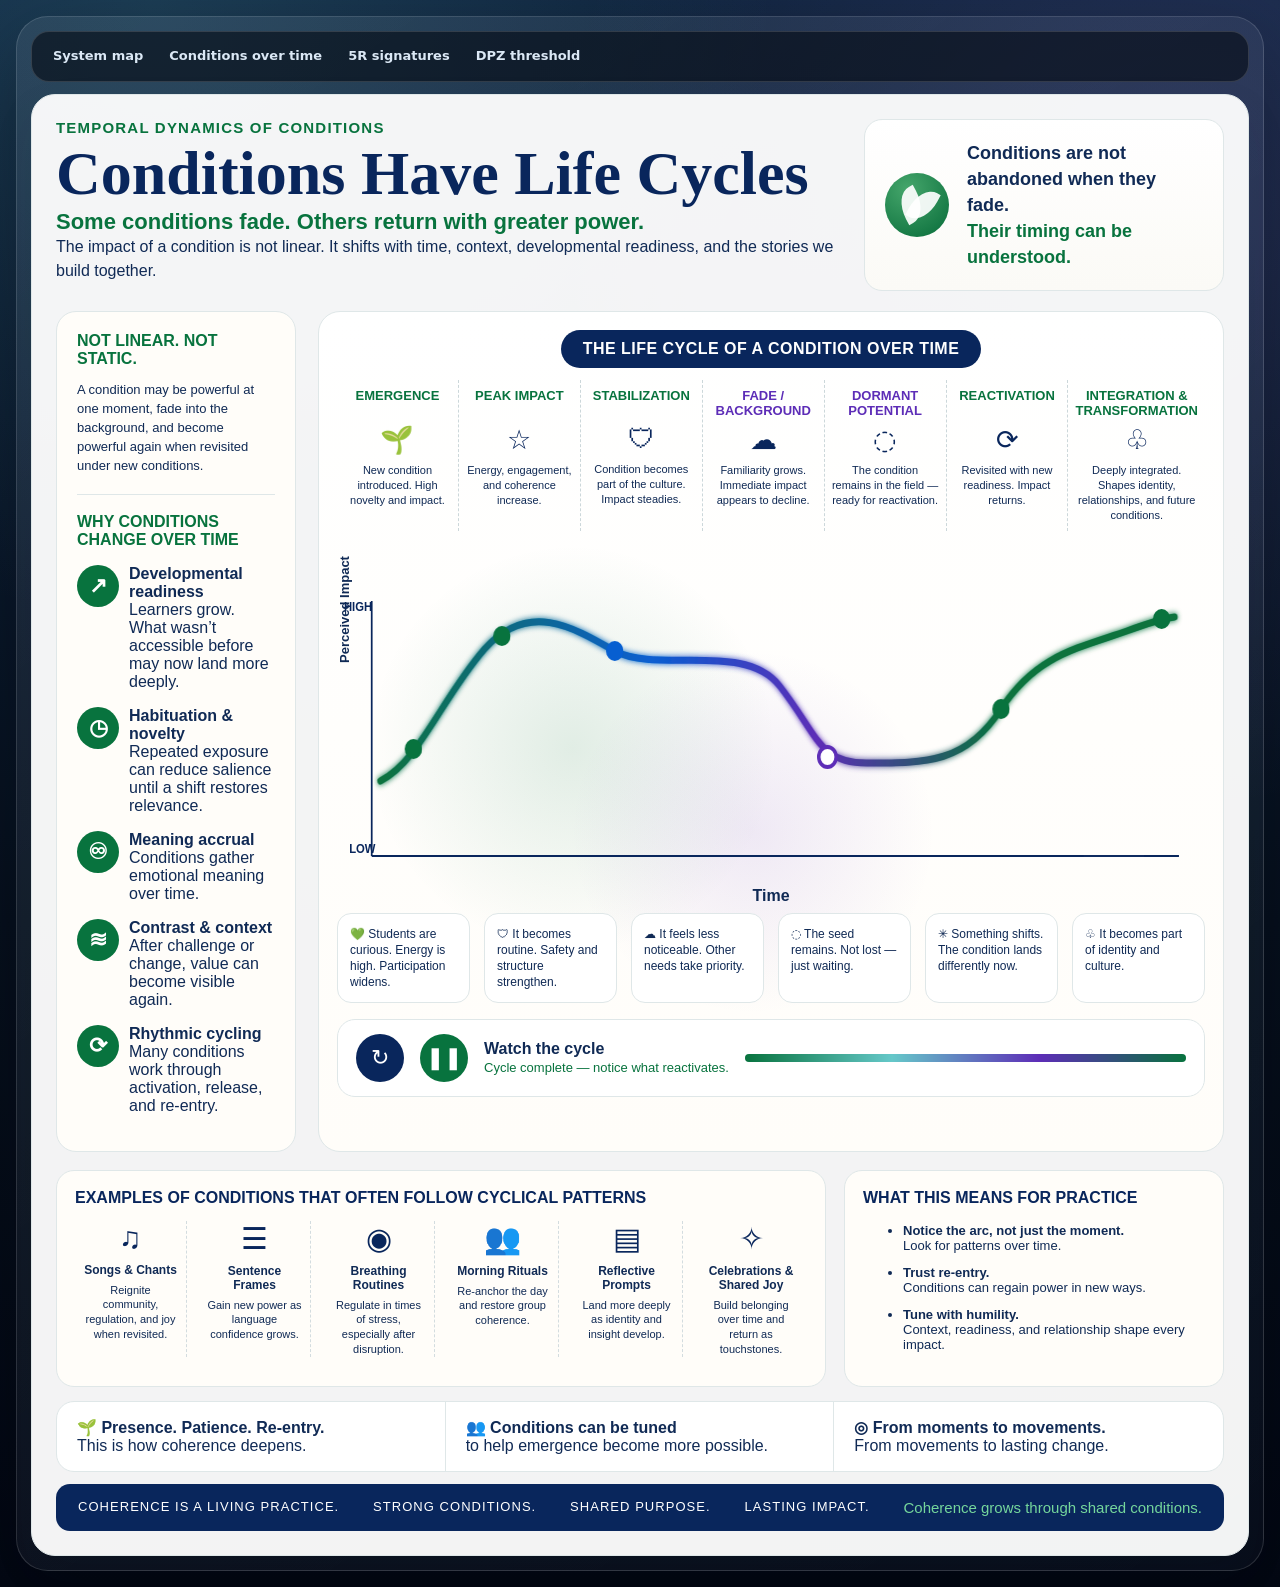
<file: temporal.html>
<!DOCTYPE html>
<html lang="en">
<head>
<meta charset="UTF-8" />
<!-- This site is hosted on Netlify. Anyone can build and deploy a site
     like this one for free: https://netlify.new/?utm_campaign=loops&utm_source=ai-legible&utm_medium=owned&utm_content=comment&utm_id=705fbcf9-451f-429d-b04a-a07e4af1a8f9
     Netlify hosting facts for this site: static/SSR served via Netlify Edge. -->
<meta name="viewport" content="width=device-width, initial-scale=1.0"/>
<title>Conditions Have Life Cycles — Animated</title>
<style>
:root{--navy:#09265c;--green:#08733e;--blue:#075fd1;--purple:#5d2db7;--teal:#65c8c9;--line:#dfe7e8;--ink:#102a55}
*{box-sizing:border-box} body{margin:0;font-family:Inter,Segoe UI,Arial,sans-serif;background:radial-gradient(circle at 12% 0%,rgba(105,215,221,.14),transparent 32%),radial-gradient(circle at 92% 12%,rgba(180,140,255,.13),transparent 34%),linear-gradient(180deg,#102540 0%,#07111f 58%,#030814 100%);color:var(--ink);min-height:100vh}
.site-frame{max-width:1320px;margin:24px auto 38px;padding:14px;border:1px solid rgba(255,255,255,.14);border-radius:32px;background:linear-gradient(145deg,rgba(255,255,255,.075),rgba(255,255,255,.025));box-shadow:0 30px 90px rgba(0,0,0,.32)}
.page{max-width:none;margin:0 auto;padding:0}.shell{background:rgba(255,255,255,.95);border:1px solid var(--line);border-radius:24px;padding:24px;box-shadow:0 18px 45px rgba(10,42,78,.07)}
.top{display:grid;grid-template-columns:1fr 360px;gap:22px}.kicker{color:var(--green);font-weight:900;letter-spacing:.08em;text-transform:uppercase;font-size:15px}
h1{font-family:Georgia,serif;color:var(--navy);font-size:62px;line-height:.96;margin:8px 0 6px}.subtitle{color:var(--green);font-size:22px;font-weight:850}.subtext{max-width:800px;font-size:16px;line-height:1.45}
.quote{border:1px solid var(--line);border-radius:18px;padding:20px;background:linear-gradient(180deg,#fff,#fbfaf6);display:flex;gap:18px;align-items:center;font-size:18px;line-height:1.45;font-weight:800}
.leaf{width:64px;height:64px;border-radius:50%;background:radial-gradient(circle at 35% 25%,#45a66b,#076b39);position:relative;flex:0 0 auto}.leaf:before,.leaf:after{content:"";position:absolute;background:white;border-radius:80% 0 80% 0;width:22px;height:34px;top:15px;opacity:.92}.leaf:before{left:15px;transform:rotate(-28deg)}.leaf:after{right:15px;transform:rotate(28deg)}
.grid{display:grid;grid-template-columns:240px 1fr;gap:22px;margin-top:20px}.side{border:1px solid var(--line);border-radius:20px;padding:20px;background:#fffdf9}.side h3{color:var(--green);margin:0 0 12px;font-size:16px;text-transform:uppercase}.side p,.side li{font-size:13px;line-height:1.45}.reason{display:grid;grid-template-columns:42px 1fr;gap:10px;margin:16px 0}.icon{width:42px;height:42px;border-radius:50%;display:grid;place-items:center;background:var(--green);color:white;font-size:22px;font-weight:900}
.chart-card{border:1px solid var(--line);border-radius:22px;background:radial-gradient(circle at 48% 62%,rgba(94,45,183,.10),transparent 26%),radial-gradient(circle at 28% 52%,rgba(8,115,62,.12),transparent 26%),linear-gradient(180deg,#fff,#fffdf9);padding:18px;position:relative;overflow:hidden}
.badge-wrap{text-align:center}.badge{display:inline-block;background:var(--navy);color:white;font-weight:900;letter-spacing:.03em;border-radius:999px;padding:10px 22px;margin:0 auto 12px}
.stages{display:grid;grid-template-columns:repeat(7,1fr)}.stage{text-align:center;padding:8px 7px;border-right:1px dashed #ccd7da;min-height:100px}.stage:last-child{border-right:0}.stage strong{display:block;color:var(--green);font-size:13px;text-transform:uppercase;min-height:32px}.stage:nth-child(4) strong,.stage:nth-child(5) strong{color:var(--purple)}.stage p{font-size:11px;line-height:1.35;margin:7px 0 0}.sicon{font-size:27px;margin:4px 0;color:var(--navy)}
.svg-wrap{position:relative;height:360px}svg{width:100%;height:100%;overflow:visible}.axis-label{position:absolute;left:0;top:132px;transform:rotate(-90deg);transform-origin:left top;font-weight:800;font-size:13px}.time-label{text-align:center;font-weight:850;margin-top:-4px}
.path-base{fill:none;stroke:#d2dbe0;stroke-width:6;stroke-linecap:round}.life-path{fill:none;stroke:url(#grad);stroke-width:7;stroke-linecap:round;stroke-dasharray:1200;stroke-dashoffset:1200;animation:draw 20s ease-in-out forwards,breathe 5.5s ease-in-out 20s infinite;filter:url(#glow)}
.pulse-dot{opacity:0;animation:dotPulse 1.3s ease-out forwards}.dot1{animation-delay:2.5s}.dot2{animation-delay:5s}.dot3{animation-delay:7.5s}.dot4{animation-delay:12s}.dot5{animation-delay:16s}.dot6{animation-delay:19s}
.field-glow{opacity:0;animation:fieldGlow 22s ease-in-out infinite}.sleep-glow{opacity:0;animation:sleepGlow 20s ease-in-out 9s infinite}.scan{opacity:0;animation:scan 20s ease-in-out forwards}
@keyframes draw{to{stroke-dashoffset:0}}@keyframes breathe{0%,100%{stroke-width:7}50%{stroke-width:9}}@keyframes dotPulse{0%{opacity:0;transform:scale(.4)}40%{opacity:1;transform:scale(1.25)}100%{opacity:1;transform:scale(1)}}@keyframes fieldGlow{0%,15%{opacity:0}25%,38%{opacity:.55}55%,63%{opacity:.25}72%,100%{opacity:.44}}@keyframes sleepGlow{0%,35%,100%{opacity:.05}50%{opacity:.25}}@keyframes scan{0%{opacity:0;transform:translateX(0)}8%{opacity:.35}100%{opacity:.05;transform:translateX(820px)}}
.note-row{display:grid;grid-template-columns:repeat(6,1fr);gap:14px;margin-top:8px}.note{border:1px solid var(--line);border-radius:14px;background:#fff;padding:12px;font-size:12px;line-height:1.35}
.controls{border:1px solid var(--line);border-radius:18px;background:#fff;padding:14px 18px;margin-top:16px;display:flex;align-items:center;gap:16px}.play{width:48px;height:48px;border-radius:50%;border:0;background:var(--navy);color:white;font-size:22px;cursor:pointer}.progress{flex:1;height:8px;border-radius:999px;background:#dbe7e9;position:relative;overflow:hidden}.progress span{position:absolute;inset:0 auto 0 0;width:0%;background:linear-gradient(90deg,var(--green),var(--teal),var(--purple),var(--green));animation:progress 20s linear forwards}@keyframes progress{to{width:100%}}
.lower{display:grid;grid-template-columns:1fr 380px;gap:18px;margin-top:18px}.examples,.practice{border:1px solid var(--line);border-radius:18px;background:#fffdf9;padding:18px}.examples h3,.practice h3{margin:0 0 14px;font-size:16px;color:var(--navy);text-transform:uppercase}.example-grid{display:grid;grid-template-columns:repeat(6,1fr);gap:12px}.ex{text-align:center;border-right:1px dashed #d3dcdf;padding:0 8px}.ex:last-child{border-right:0}.ei{font-size:30px;color:var(--navy)}.ex strong{display:block;font-size:12px;margin:8px 0 6px}.ex p{font-size:11px;line-height:1.35;margin:0}.practice li{margin:12px 0;font-size:13px}
.bottom{margin-top:14px;display:grid;grid-template-columns:1fr 1fr 1fr;border:1px solid var(--line);border-radius:18px;background:#fff;overflow:hidden}.bottom div{padding:16px 20px;border-right:1px solid #dfe7e8;font-weight:800}.bottom div:last-child{border-right:0}
.footer{margin-top:12px;background:var(--navy);color:white;border-radius:14px;padding:15px 22px;display:flex;justify-content:space-between;gap:18px;letter-spacing:.08em;text-transform:uppercase;font-size:13px}.footer .green{color:#75d69c;text-transform:none;letter-spacing:0;font-size:15px}
@media(max-width:1000px){.top,.grid,.lower,.bottom{grid-template-columns:1fr}h1{font-size:44px}.stages{grid-template-columns:1fr 1fr}.note-row,.example-grid{grid-template-columns:1fr 1fr}.footer{flex-direction:column}}

.paused *{
  animation-play-state:paused !important;
}
.restarting *{animation:none !important}

</style>
<style>.model-nav{display:flex;flex-wrap:wrap;gap:8px;padding:10px 12px;margin:0 0 12px;border:1px solid rgba(255,255,255,.14);border-radius:18px;background:rgba(5,12,22,.62);font:800 13px/1.3 system-ui,sans-serif}.model-nav a{color:#dbe8f5;text-decoration:none;padding:6px 9px;border-radius:999px}.model-nav a:hover{background:rgba(168,207,69,.12);color:#fff;text-decoration:none}.site-frame .shell{border-radius:24px}@media(max-width:1360px){.site-frame{margin:16px}}@media(max-width:720px){.site-frame{margin:8px;padding:8px;border-radius:22px}.model-nav{border-radius:14px}.site-frame .shell{padding:16px;border-radius:18px}}</style>
</head>
<body>
<div class="site-frame">
<nav class="model-nav" aria-label="Coherence Works model navigation"><a href="/">System map</a><a href="/temporal">Conditions over time</a><a href="/agency#fiveR">5R signatures</a><a href="/dpz">DPZ threshold</a></nav>
<div class="page"><div class="shell">
<div class="top"><div><div class="kicker">Temporal Dynamics of Conditions</div><h1>Conditions Have Life Cycles</h1><div class="subtitle">Some conditions fade. Others return with greater power.</div><div class="subtext">The impact of a condition is not linear. It shifts with time, context, developmental readiness, and the stories we build together.</div></div><div class="quote"><div class="leaf"></div><div>Conditions are not abandoned when they fade.<br><span style="color:var(--green)">Their timing can be understood.</span></div></div></div>
<div class="grid"><aside class="side"><h3>Not linear. Not static.</h3><p>A condition may be powerful at one moment, fade into the background, and become powerful again when revisited under new conditions.</p><hr style="border:0;border-top:1px solid var(--line);margin:18px 0"><h3>Why conditions change over time</h3><div class="reason"><div class="icon">↗</div><div><b>Developmental readiness</b><br><span>Learners grow. What wasn’t accessible before may now land more deeply.</span></div></div><div class="reason"><div class="icon">◷</div><div><b>Habituation & novelty</b><br><span>Repeated exposure can reduce salience until a shift restores relevance.</span></div></div><div class="reason"><div class="icon">♾</div><div><b>Meaning accrual</b><br><span>Conditions gather emotional meaning over time.</span></div></div><div class="reason"><div class="icon">≋</div><div><b>Contrast & context</b><br><span>After challenge or change, value can become visible again.</span></div></div><div class="reason"><div class="icon">⟳</div><div><b>Rhythmic cycling</b><br><span>Many conditions work through activation, release, and re-entry.</span></div></div></aside>
<section class="chart-card"><div class="badge-wrap"><div class="badge">THE LIFE CYCLE OF A CONDITION OVER TIME</div></div>
<div class="stages"><div class="stage"><strong>Emergence</strong><div class="sicon">🌱</div><p>New condition introduced. High novelty and impact.</p></div><div class="stage"><strong>Peak Impact</strong><div class="sicon">☆</div><p>Energy, engagement, and coherence increase.</p></div><div class="stage"><strong>Stabilization</strong><div class="sicon">🛡</div><p>Condition becomes part of the culture. Impact steadies.</p></div><div class="stage"><strong>Fade / Background</strong><div class="sicon">☁</div><p>Familiarity grows. Immediate impact appears to decline.</p></div><div class="stage"><strong>Dormant Potential</strong><div class="sicon">◌</div><p>The condition remains in the field — ready for reactivation.</p></div><div class="stage"><strong>Reactivation</strong><div class="sicon">⟳</div><p>Revisited with new readiness. Impact returns.</p></div><div class="stage"><strong>Integration & Transformation</strong><div class="sicon">♧</div><p>Deeply integrated. Shapes identity, relationships, and future conditions.</p></div></div>
<div class="svg-wrap"><div class="axis-label">Perceived Impact</div><svg viewBox="0 0 1000 360" preserveAspectRatio="none"><defs><linearGradient id="grad" x1="0" x2="1" y1="0" y2="0"><stop offset="0%" stop-color="#08733e"/><stop offset="34%" stop-color="#075fd1"/><stop offset="55%" stop-color="#5d2db7"/><stop offset="78%" stop-color="#08733e"/><stop offset="100%" stop-color="#08733e"/></linearGradient><filter id="glow"><feGaussianBlur stdDeviation="3" result="b"/><feMerge><feMergeNode in="b"/><feMergeNode in="SourceGraphic"/></feMerge></filter></defs><rect class="field-glow" x="90" y="105" width="250" height="170" rx="90" fill="#08733e"/><rect class="sleep-glow" x="520" y="150" width="250" height="120" rx="80" fill="#5d2db7"/><line x1="40" y1="325" x2="970" y2="325" stroke="#09265c" stroke-width="2"/><line x1="40" y1="325" x2="40" y2="70" stroke="#09265c" stroke-width="2"/><text x="8" y="80" font-size="13" fill="#09265c" font-weight="700">HIGH</text><text x="14" y="322" font-size="13" fill="#09265c" font-weight="700">LOW</text><rect class="scan" x="40" y="52" width="70" height="278" fill="rgba(255,255,255,.45)"/><path class="path-base" d="M50,250 C95,230 120,168 170,118 C220,70 270,95 320,120 C370,143 470,110 510,155 C555,205 555,232 610,232 C680,232 725,232 765,178 C805,125 850,118 910,100 C935,92 950,88 965,86"/><path class="life-path" d="M50,250 C95,230 120,168 170,118 C220,70 270,95 320,120 C370,143 470,110 510,155 C555,205 555,232 610,232 C680,232 725,232 765,178 C805,125 850,118 910,100 C935,92 950,88 965,86"/><circle class="pulse-dot dot1" cx="88" cy="218" r="10" fill="#08733e"/><circle class="pulse-dot dot2" cx="190" cy="105" r="10" fill="#08733e"/><circle class="pulse-dot dot3" cx="320" cy="120" r="10" fill="#075fd1"/><circle class="pulse-dot dot4" cx="565" cy="226" r="10" fill="#fff" stroke="#5d2db7" stroke-width="4"/><circle class="pulse-dot dot5" cx="765" cy="178" r="10" fill="#08733e"/><circle class="pulse-dot dot6" cx="950" cy="88" r="10" fill="#08733e"/></svg></div><div class="time-label">Time</div>
<div class="note-row"><div class="note">💚 Students are curious. Energy is high. Participation widens.</div><div class="note">🛡 It becomes routine. Safety and structure strengthen.</div><div class="note">☁ It feels less noticeable. Other needs take priority.</div><div class="note">◌ The seed remains. Not lost — just waiting.</div><div class="note">✳ Something shifts. The condition lands differently now.</div><div class="note">♧ It becomes part of identity and culture.</div></div><div class="controls">
<button class="play" id="restartBtn" onclick="restart()" aria-label="Replay the cycle" title="Replay the cycle">↻</button>
<button class="play" id="toggleBtn" onclick="toggleAnimation()" aria-label="Pause the cycle" title="Pause the cycle" style="background:var(--green)">❚❚</button>
<div><b>Watch the cycle</b><br><span id="status" style="color:var(--green);font-size:13px">Animation in progress…</span></div><div class="progress"><span id="bar"></span></div></div></section></div>
<div class="lower"><section class="examples"><h3>Examples of conditions that often follow cyclical patterns</h3><div class="example-grid"><div class="ex"><div class="ei">♫</div><strong>Songs & Chants</strong><p>Reignite community, regulation, and joy when revisited.</p></div><div class="ex"><div class="ei">☰</div><strong>Sentence Frames</strong><p>Gain new power as language confidence grows.</p></div><div class="ex"><div class="ei">◉</div><strong>Breathing Routines</strong><p>Regulate in times of stress, especially after disruption.</p></div><div class="ex"><div class="ei">👥</div><strong>Morning Rituals</strong><p>Re-anchor the day and restore group coherence.</p></div><div class="ex"><div class="ei">▤</div><strong>Reflective Prompts</strong><p>Land more deeply as identity and insight develop.</p></div><div class="ex"><div class="ei">✧</div><strong>Celebrations & Shared Joy</strong><p>Build belonging over time and return as touchstones.</p></div></div></section><section class="practice"><h3>What this means for practice</h3><ul><li><b>Notice the arc, not just the moment.</b><br>Look for patterns over time.</li><li><b>Trust re-entry.</b><br>Conditions can regain power in new ways.</li><li><b>Tune with humility.</b><br>Context, readiness, and relationship shape every impact.</li></ul></section></div>
<div class="bottom"><div>🌱 Presence. Patience. Re-entry.<br><span style="font-weight:500">This is how coherence deepens.</span></div><div>👥 Conditions can be tuned<br><span style="font-weight:500">to help emergence become more possible.</span></div><div>◎ From moments to movements.<br><span style="font-weight:500">From movements to lasting change.</span></div></div><div class="footer"><span>Coherence is a living practice.</span><span>Strong conditions.</span><span>Shared purpose.</span><span>Lasting impact.</span><span class="green">Coherence grows through shared conditions.</span></div></div></div>
<script>

let paused = false;
const statusEl = document.getElementById('status');
const toggleEl = document.getElementById('toggleBtn');
const barEl = document.getElementById('bar');

function toggleAnimation(){
  paused = !paused;
  document.body.classList.toggle('paused', paused);
  toggleEl.innerHTML = paused ? '▶' : '❚❚';
  toggleEl.setAttribute('aria-label', paused ? 'Resume the cycle' : 'Pause the cycle');
  toggleEl.title = paused ? 'Resume the cycle' : 'Pause the cycle';
  statusEl.textContent = paused ? 'Animation paused for reflection.' : 'Animation resumed…';
}

function restart(){
  paused = false;
  document.body.classList.remove('paused');
  toggleEl.innerHTML = '❚❚';
  toggleEl.setAttribute('aria-label', 'Pause the cycle');
  toggleEl.title = 'Pause the cycle';
  statusEl.textContent = 'Replaying the full cycle…';
  document.body.classList.add('restarting');
  void document.body.offsetWidth;
  requestAnimationFrame(()=>document.body.classList.remove('restarting'));
}

barEl.addEventListener('animationend', ()=>{
  statusEl.textContent = 'Cycle complete — notice what reactivates.';
});
</script>
</div><!-- site-frame -->
</body></html>
</file>
